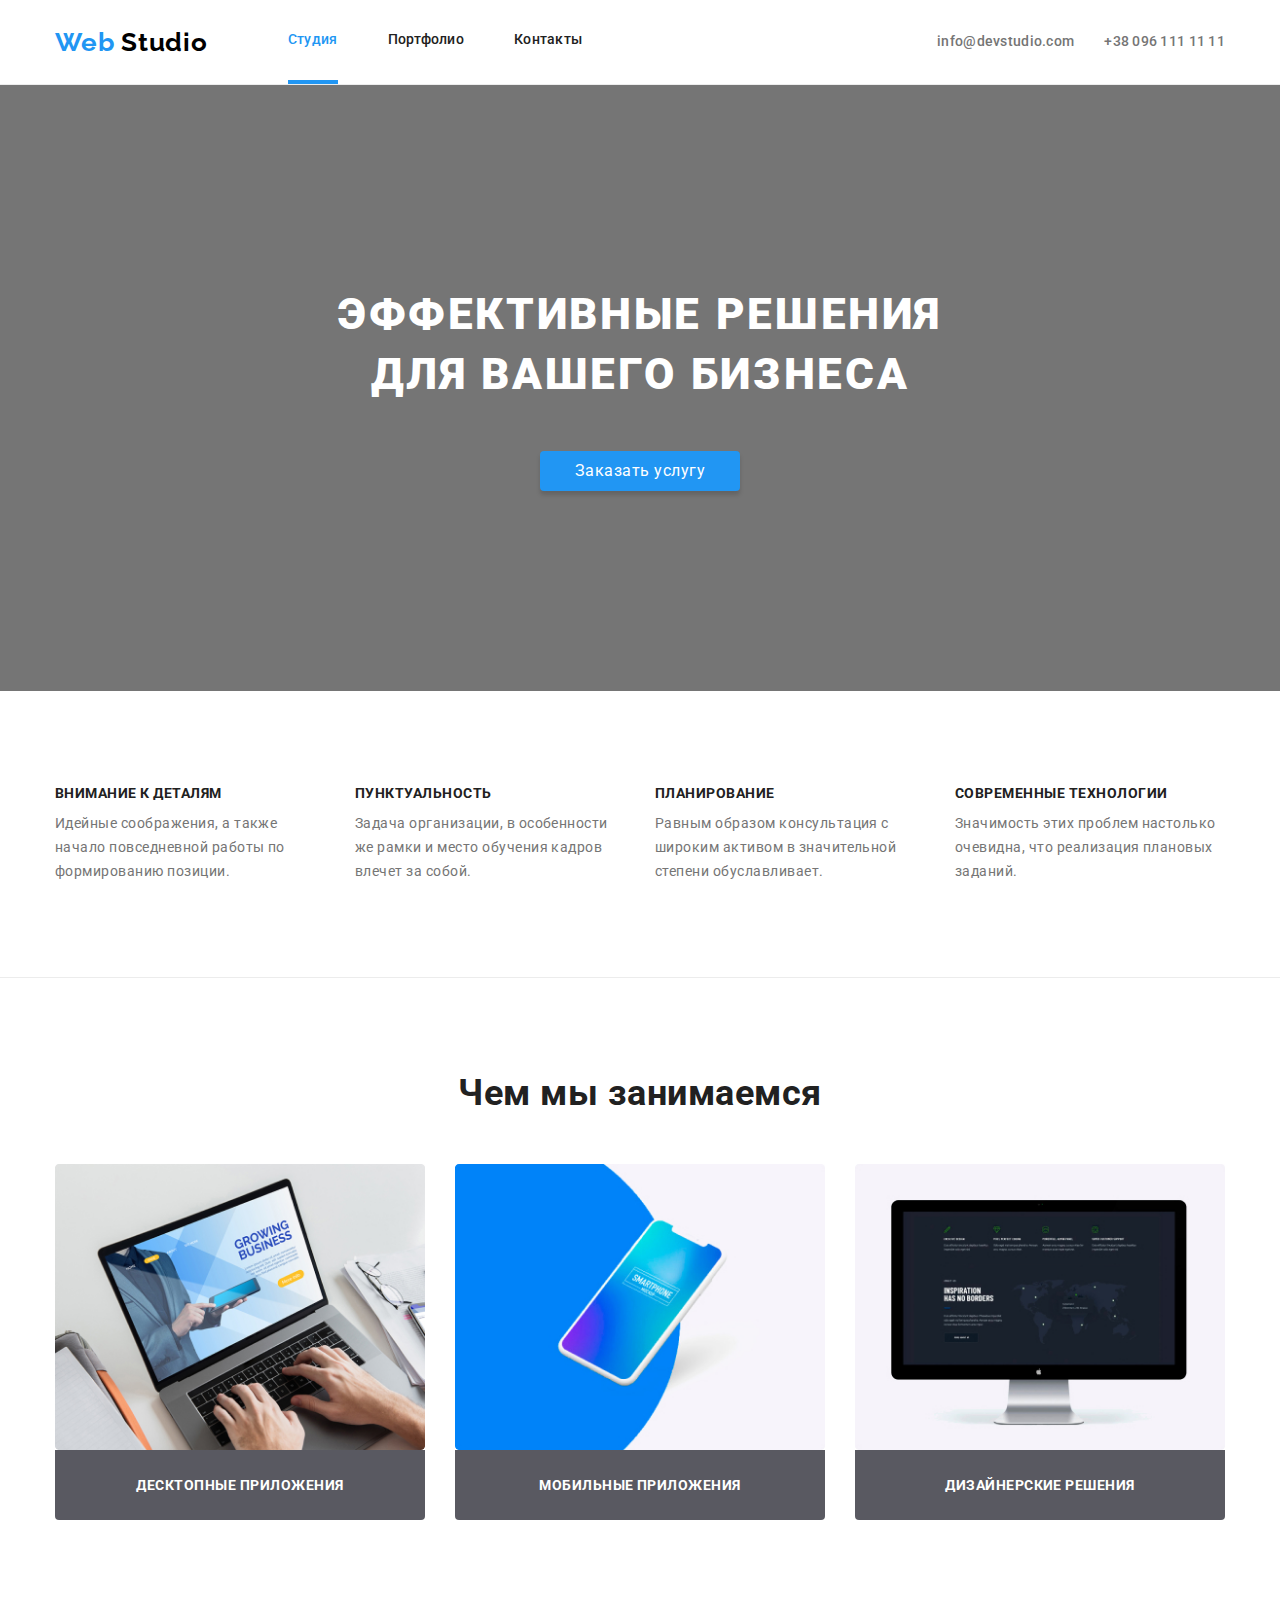
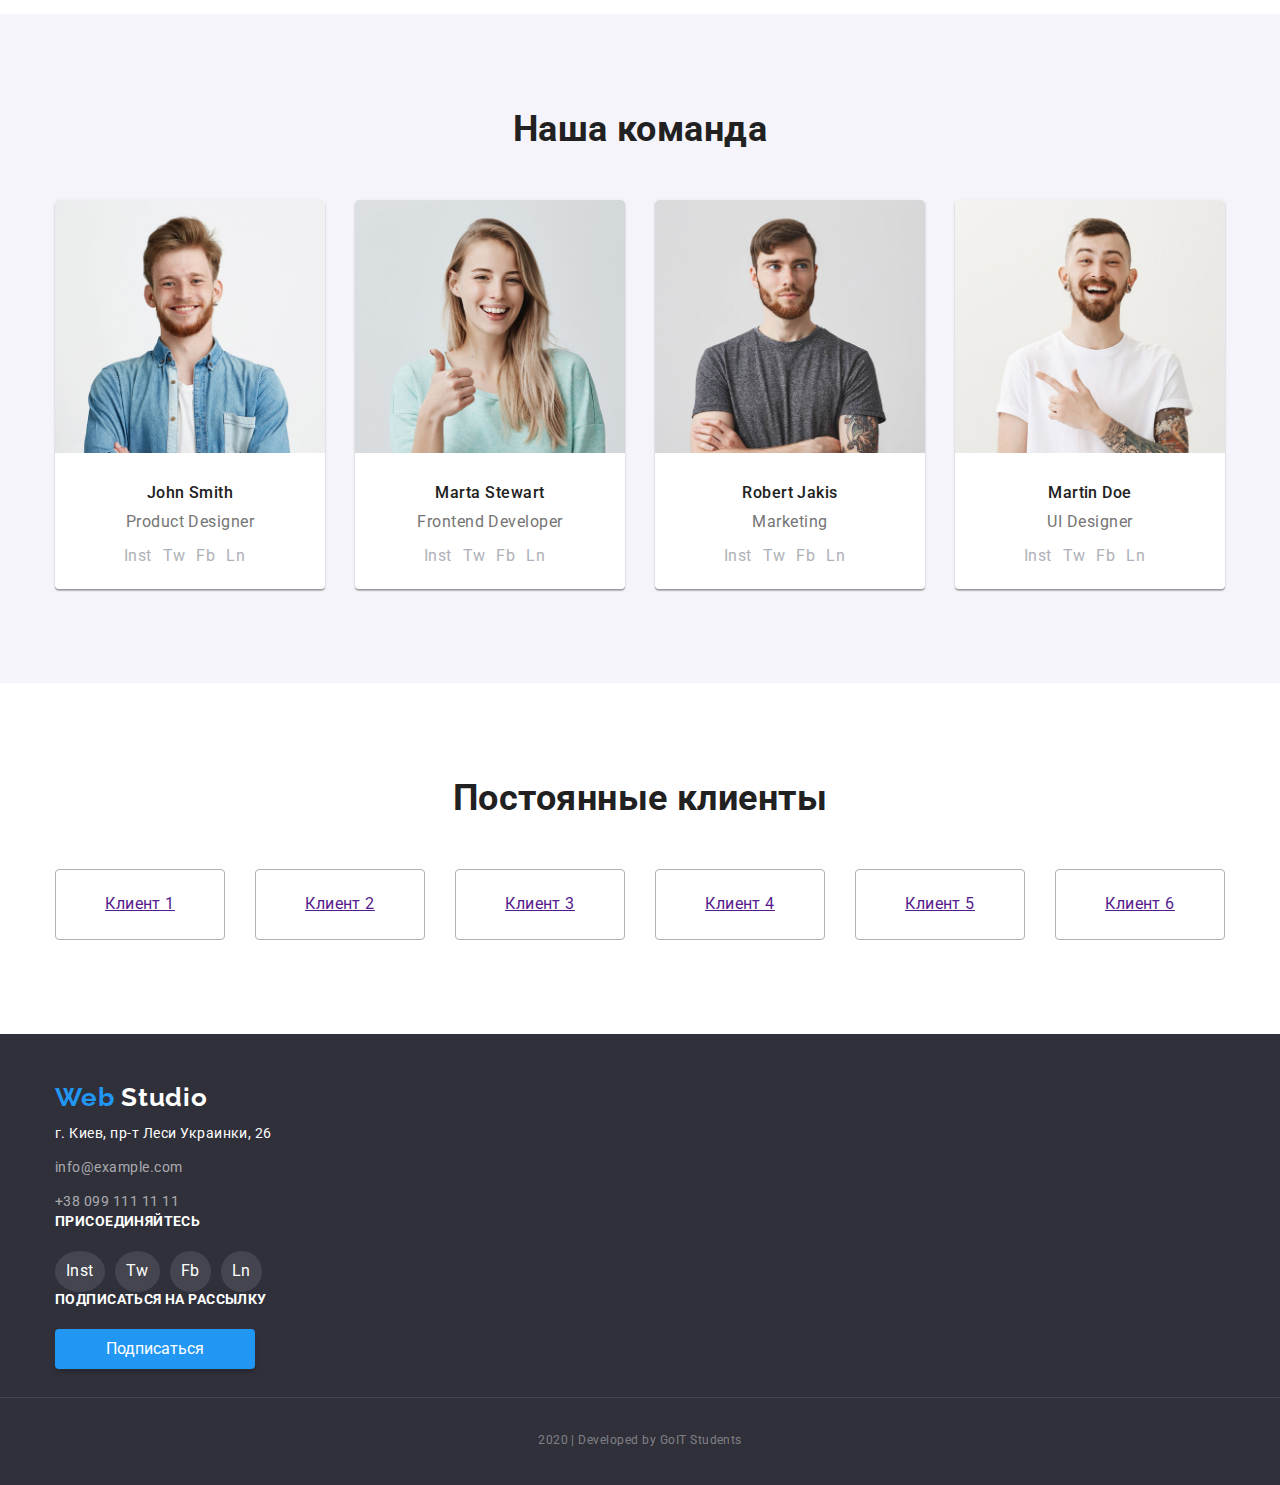
<file: index.html>
<!DOCTYPE html>
<html lang="ru">
  <head>
    <meta charset="UTF-8" />
    <meta name="viewport" content="width=device-width, initial-scale=1.0" />
    <link
      href="https://fonts.googleapis.com/css2?family=Raleway:wght@700&family=Roboto:wght@400;500;700;900&display=swap"
      rel="stylesheet"
    />
    <link rel="stylesheet" href="https://cdnjs.cloudflare.com/ajax/libs/modern-normalize/0.6.0/modern-normalize.min.css" />
    <link rel="stylesheet" href="./css/styles.css" />
    <title>Web Studio v.1</title>
  </head>

  <body>
    <header class="header">
      <div class="container">
        <nav class="header-nav">
          <a href="./" lang="en" class="logo">Web <span class="logo-accent">Studio</span></a>
          <ul class="list">
            <li><a href="./" class="nav-link current">Студия</a></li>
            <li><a href="./portfolio.html" class="nav-link">Портфолио</a></li>
            <li><a href="" class="nav-link">Контакты</a></li>
          </ul>
        </nav>
        <ul class="list contact">
          <li>
            <a href="mailto:info@devstudio.com" class="contact item">info@devstudio.com</a>
          </li>
          <li>
            <a href="tel:+380961111111" class="contact item">+38 096 111 11 11</a>
          </li>
        </ul>
      </div>
    </header>
    <main>
      <!-- Герой -->

      <section class="hero">
        <div class="container">
          <h1 class="hero-title">
            эффективные решения<br />
            для вашего бизнеса
          </h1>
          <a href="" class="button">Заказать услугу </a>
        </div>
      </section>

      <!-- Секция преимуществ -->
      <section class="section advantages">
        <div class="container">
          <h2 class="visually-hidden">Наши преимущества</h2>
          <ul class="list">
            <li class="advantages-item">
              <!-- <a href="" aria-label="Внимание к деталям">лого</a> -->
              <h3>Внимание к деталям</h3>
              <p>
                Идейные соображения, а также начало повседневной работы по формированию позиции.
              </p>
            </li>

            <li class="advantages-item">
              <!-- <a href="" aria-label="Пунктуальность">лого</a> -->
              <h3>Пунктуальность</h3>
              <p>
                Задача организации, в особенности же рамки и место обучения кадров влечет за собой.
              </p>
            </li>

            <li class="advantages-item">
              <!-- <a href="" aria-label="Планирование">лого</a> -->
              <h3>Планирование</h3>
              <p>
                Равным образом консультация с широким активом в значительной степени обуславливает.
              </p>
            </li>

            <li class="advantages-item">
              <!-- <a href="" aria-label="Современные технологии">лого</a> -->
              <h3>Современные технологии</h3>
              <p>
                Значимость этих проблем настолько очевидна, что реализация плановых заданий.
              </p>
            </li>
          </ul>
        </div>
      </section>

      <!-- Чем мы занимаемся -->
      <section class="section services">
        <div class="container">
          <h2 class="services-title">Чем мы занимаемся</h2>
          <ul class="list">
            <li class="services-item">
              <img src="./images/desktop-app.jpg" alt="Картинка с ноутбуком" width="370" />
              <h3>Десктопные приложения</h3>
            </li>
            <li class="services-item">
              <img src="./images/mobile-app.jpg" alt="Картинка с мобильным телефоном" width="370" />
              <h3>Мобильные приложения</h3>
            </li>
            <li class="services-item">
              <img src="./images/designer-solution.jpg" alt="Картинка с компьютером" width="370" />
              <h3>Дизайнерские решения</h3>
            </li>
          </ul>
        </div>
      </section>
      <!-- Наша команда -->
      <section class="section team">
        <div class="container">
          <h2 class="team-title">Наша команда</h2>

          <ul lang="en" class="item list">
            <li class="team-item">
              <img src="./images/John-Smith.jpg" alt="Фото John Smith" width="270" />
              <h3>John Smith</h3>
              <p>Product Designer</p>
              <ul class="team-social-list list">
                <li>
                  <a href="" aria-label="Логотип Instagram">Inst</a>
                </li>
                <li>
                  <a href="" aria-label="Логотип Twitter">Tw</a>
                </li>
                <li>
                  <a href="" aria-label="Логотип Facebook">Fb</a>
                </li>
                <li>
                  <a href="" aria-label="Логотип Linkedin">Ln</a>
                </li>
              </ul>
            </li>
            <li class="team-item">
              <img src="./images/Marta-Stewart.jpg" alt="Фото Marta Stewart" width="270" />
              <h3>Marta Stewart</h3>
              <p>Frontend Developer</p>
              <ul class="team-social-list list">
                <li>
                  <a href="" aria-label="Логотип Instagram">Inst</a>
                </li>
                <li>
                  <a href="" aria-label="Логотип Twitter">Tw</a>
                </li>
                <li>
                  <a href="" aria-label="Логотип Facebook">Fb</a>
                </li>
                <li>
                  <a href="" aria-label="Логотип Linkedin">Ln</a>
                </li>
              </ul>
            </li>
            <li class="team-item">
              <img src="./images/Robert-Jakis.jpg" alt="Фото Robert Jakis" width="270" />
              <h3>Robert Jakis</h3>
              <p>Marketing</p>
              <ul class="team-social-list list">
                <li>
                  <a href="" aria-label="Логотип Instagram">Inst</a>
                </li>
                <li>
                  <a href="" aria-label="Логотип Twitter">Tw</a>
                </li>
                <li>
                  <a href="" aria-label="Логотип Facebook">Fb</a>
                </li>
                <li>
                  <a href="" aria-label="Логотип Linkedin">Ln</a>
                </li>
              </ul>
            </li>
            <li class="team-item">
              <img src="./images/Martin-Doe.jpg" alt="Фото Martin Doe" width="270" />
              <h3>Martin Doe</h3>
              <p>UI Designer</p>
              <ul class="team-social-list list">
                <li>
                  <a href="" aria-label="Логотип Instagram">Inst</a>
                </li>
                <li>
                  <a href="" aria-label="Логотип Twitter">Tw</a>
                </li>
                <li>
                  <a href="" aria-label="Логотип Facebook">Fb</a>
                </li>
                <li>
                  <a href="" aria-label="Логотип Linkedin">Ln</a>
                </li>
              </ul>
            </li>
          </ul>
        </div>
      </section>
      <!-- Постоянные клиенты -->
      <section class="section clients">
        <div class="container">
          <h2>Постоянные клиенты</h2>

          <ul class="list">
            <li class="clients_item">
              <a href="" aria-label="Клиент 1">Клиент 1</a>
            </li>
            <li class="clients_item">
              <a href="" aria-label="Клиент 2">Клиент 2</a>
            </li>
            <li class="clients_item">
              <a href="" aria-label="Клиент 3">Клиент 3</a>
            </li>
            <li class="clients_item">
              <a href="" aria-label="Клиент 4">Клиент 4</a>
            </li>
            <li class="clients_item">
              <a href="" aria-label="Клиент 5">Клиент 5</a>
            </li>
            <li class="clients_item">
              <a href="" aria-label="Клиент 6">Клиент 6</a>
            </li>
          </ul>
        </div>
      </section>
    </main>
    <footer class="footer">
      <!-- Адрес и контакты -->
      <div class="container">
        <!-- Адрес -->
        <div class="address">
          <a href="/" lang="en" class="logo">Web <span class="logo-accent">Studio</span></a>

          <address>
            <ul class="list">
              <li>
                <p class="footer-address">г. Киев, пр-т Леси Украинки, 26</p>
              </li>
              <li>
                <a href="mailto:info@example.com" class="footer-mail">info@example.com</a>
              </li>
              <li>
                <a href="tel:+380991111111" class="footer-phone">+38 099 111 11 11</a>
              </li>
            </ul>
          </address>
        </div>

        <!-- Соцсети -->
        <div class="footer-social">
          <b>присоединяйтесь</b>
          <ul class="footer-social-list list">
            <li>
              <a href="" aria-label="Ссылка на соцсеть Instagram">Inst</a>
            </li>
            <li>
              <a href="" aria-label="Ссылка на соцсеть Twitter">Tw</a>
            </li>
            <li>
              <a href="" aria-label="Ссылка на соцсеть Facebook">Fb</a>
            </li>
            <li>
              <a href="" aria-label="Ссылка на соцсеть Linkedin">Ln</a>
            </li>
          </ul>
        </div>

        <!-- подписка -->
        <div class="subscribe">
          <b>подписаться на рассылку</b>
          <button class="button subscribe">Подписаться</button>
        </div>
      </div>
      <!-- Копирайт -->
      <div class="copyright">
        <p lang="en">2020 | Developed by GoIT Students</p>
      </div>
    </footer>
  </body>
</html>
</file>
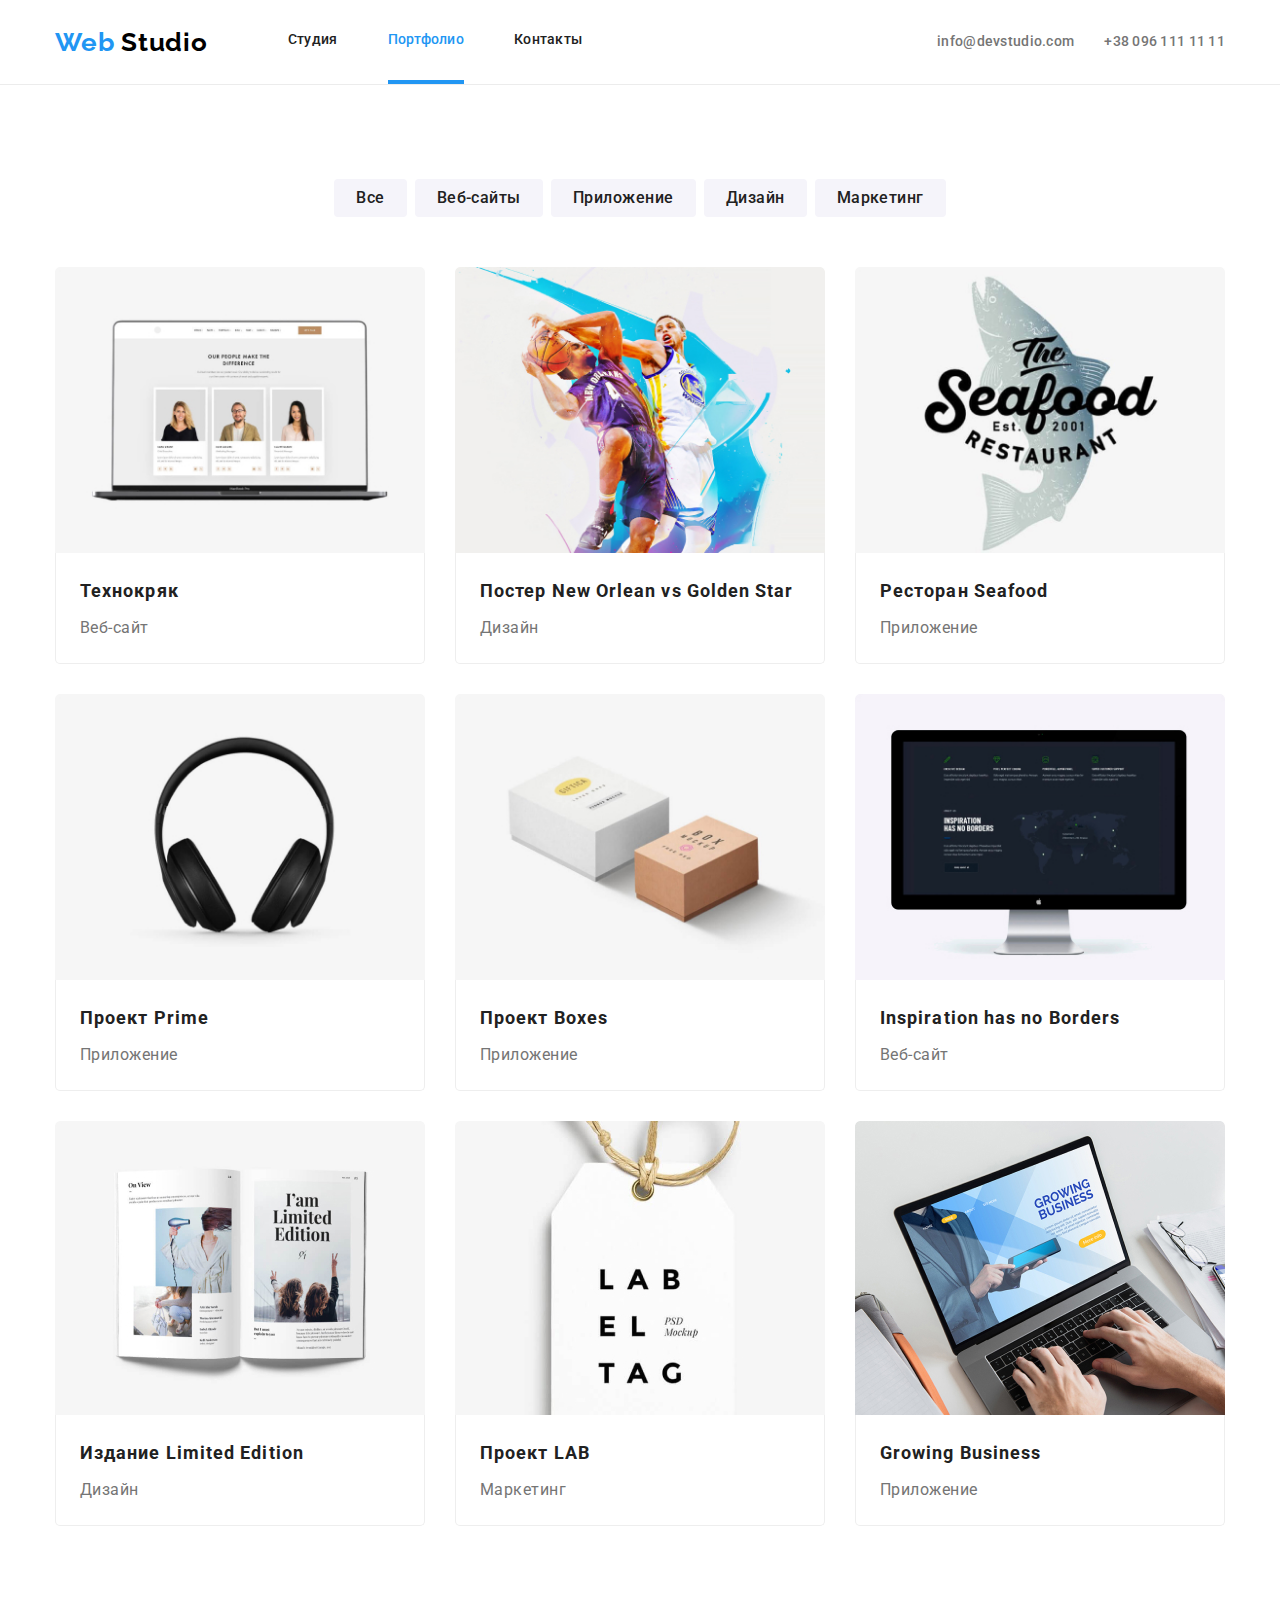
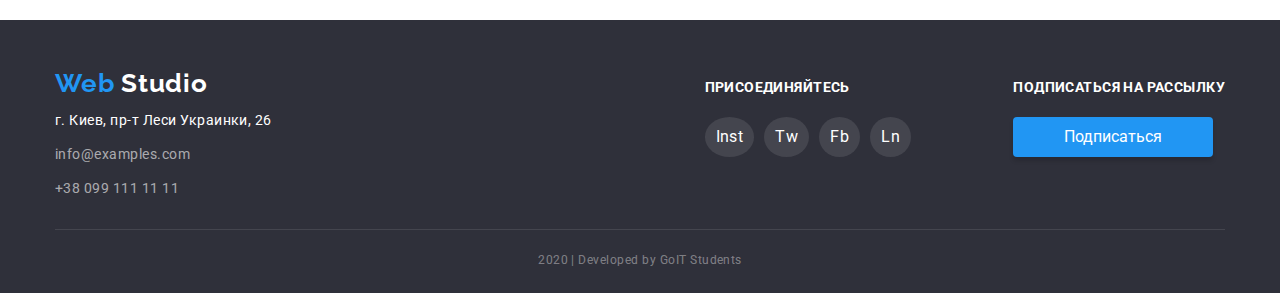
<file: portfolio.html>
<!DOCTYPE html>
<html lang="ru">
  <!-- section>(ul>li*5.filter-item>button[type="button"]{Текст кнопки})+(ul>li*9>a.element>img+h2{название_работы}+p{тип_работы}+p{описание_работы}) -->
  <head>
    <meta charset="UTF-8" />
    <meta name="viewport" content="width=device-width, initial-scale=1.0" />
    <link
      href="https://fonts.googleapis.com/css2?family=Raleway:wght@700&family=Roboto:wght@400;500;700;900&display=swap"
      rel="stylesheet"
    />
    <link rel="stylesheet" href="https://cdnjs.cloudflare.com/ajax/libs/modern-normalize/0.6.0/modern-normalize.min.css" />
    <link rel="stylesheet" href="./css/styles.css" />
    <title>Web Studio v.1</title>
  </head>

  <body>
    <header class="header">
      <div class="container">
        <nav class="header-nav">
          <a href="./" lang="en" class="logo">Web <span class="logo-accent">Studio</span></a>
          <ul class="list">
            <li><a href="./" class="nav-link">Студия</a></li>
            <li><a href="./portfolio.html" class="nav-link current">Портфолио</a></li>
            <li><a href="" class="nav-link">Контакты</a></li>
          </ul>
        </nav>
        <ul class="list contact">
          <li>
            <a href="mailto:info@devstudio.com" class="contact item">info@devstudio.com</a>
          </li>
          <li>
            <a href="tel:+380961111111" class="contact item">+38 096 111 11 11</a>
          </li>
        </ul>
      </div>
    </header>
    <main>
      <section class="section portfolio">
        <div class="container">
          <!-- Кнопки фильтра -->
          <h1 class="visually-hidden">Наши работы</h1>
          <ul class="filter list">
            <li class="filter-item"><button type="button">Все</button></li>
            <li class="filter-item"><button type="button">Веб-сайты</button></li>
            <li class="filter-item"><button type="button">Приложение</button></li>
            <li class="filter-item"><button type="button">Дизайн</button></li>
            <li class="filter-item"><button type="button">Маркетинг</button></li>
          </ul>

          <!-- Сетка работ -->
          <ul class="examples list">
            <li>
              <a href="" class="element">
                <img src="./images/portfolio/1.jpg" alt="Экран ноутбука" width="370" height="294" class="element-img" />
                <div class="element-content">
                  <h2 class="element-title">Технокряк</h2>
                  <p class="element-type">Веб-сайт</p>
                  <!-- <p class="element-disc">
                    Lorem ipsum dolor sit amet, consectetur adipisicing elit. Quae, adipisci quas. Rem sapiente asperiores
                    voluptates dolores voluptate officiis molestiae animi?
                  </p> -->
                </div>
              </a>
            </li>
            <li>
              <a href="" class="element">
                <img
                  src="./images/portfolio/2.jpg"
                  alt="Два баскетболиста играют"
                  width="370"
                  height="294"
                  class="element-img"
                />

                <div class="element-content">
                  <h2 class="element-title">Постер New Orlean vs Golden Star</h2>
                  <p class="element-type">Дизайн</p>
                  <!-- <p class="element-disc">
                    Lorem ipsum dolor sit amet, consectetur adipisicing elit. Quae, adipisci quas. Rem sapiente asperiores
                    voluptates dolores voluptate officiis molestiae animi?
                  </p> -->
                </div>
              </a>
            </li>
            <li>
              <a href="" class="element">
                <img
                  src="./images/portfolio/3.jpg"
                  alt="Логотип рыбного ресторана"
                  width="370"
                  height="294"
                  class="element-img"
                />

                <div class="element-content">
                  <h2 class="element-title">Ресторан Seafood</h2>
                  <p class="element-type">Приложение</p>
                  <!-- <p class="element-disc">
                    Lorem ipsum dolor sit amet, consectetur adipisicing elit. Quae, adipisci quas. Rem sapiente asperiores
                    voluptates dolores voluptate officiis molestiae animi?
                  </p> -->
                </div>
              </a>
            </li>
            <li>
              <a href="" class="element">
                <img src="./images/portfolio/4.jpg" alt="Наушники" width="370" height="294" class="element-img" />
                <div class="element-content">
                  <h2 class="element-title">Проект Prime</h2>
                  <p class="element-type">Приложение</p>
                  <!-- <p class="element-disc">
                    Lorem ipsum dolor sit amet, consectetur adipisicing elit. Quae, adipisci quas. Rem sapiente asperiores
                    voluptates dolores voluptate officiis molestiae animi?
                  </p> -->
                </div>
              </a>
            </li>
            <li>
              <a href="" class="element">
                <img src="./images/portfolio/5.jpg" alt="Две коробки" width="370" height="294" class="element-img" />
                <div class="element-content">
                  <h2 class="element-title">Проект Boxes</h2>
                  <p class="element-type">Приложение</p>
                  <!-- <p class="element-disc">
                    Lorem ipsum dolor sit amet, consectetur adipisicing elit. Quae, adipisci quas. Rem sapiente asperiores
                    voluptates dolores voluptate officiis molestiae animi?
                  </p> -->
                </div>
              </a>
            </li>
            <li>
              <a href="" class="element">
                <img src="./images/portfolio/6.jpg" alt="Монитор" width="370" height="294" class="element-img" />

                <div class="element-content">
                  <h2 class="element-title">Inspiration has no Borders</h2>
                  <p class="element-type">Веб-сайт</p>
                  <!-- <p class="element-disc">
                    Lorem ipsum dolor sit amet, consectetur adipisicing elit. Quae, adipisci quas. Rem sapiente asperiores
                    voluptates dolores voluptate officiis molestiae animi?
                  </p> -->
                </div>
              </a>
            </li>
            <li>
              <a href="" class="element">
                <img src="./images/portfolio/7.jpg" alt="Открытая книга" width="370" height="294" class="element-img" />

                <div class="element-content">
                  <h2 class="element-title">Издание Limited Edition</h2>
                  <p class="element-type">Дизайн</p>
                  <!-- <p class="element-disc">
                    Lorem ipsum dolor sit amet, consectetur adipisicing elit. Quae, adipisci quas. Rem sapiente asperiores
                    voluptates dolores voluptate officiis molestiae animi?
                  </p> -->
                </div>
              </a>
            </li>
            <li>
              <a href="" class="element">
                <img src="./images/portfolio/8.jpg" alt="Этикетка" width="370" height="294" class="element-img" />
                <div class="element-content">
                  <h2 class="element-title">Проект LAB</h2>
                  <p class="element-type">Маркетинг</p>
                  <!-- <p class="element-disc">
                    Lorem ipsum dolor sit amet, consectetur adipisicing elit. Quae, adipisci quas. Rem sapiente asperiores
                    voluptates dolores voluptate officiis molestiae animi?
                  </p> -->
                </div>
              </a>
            </li>
            <li>
              <a href="" class="element">
                <img
                  src="./images/portfolio/9.jpg"
                  alt="Человек работает на ноутбуке"
                  width="370"
                  height="294"
                  class="element-img"
                />
                <div class="element-content">
                  <h2 class="element-title">Growing Business</h2>
                  <p class="element-type">Приложение</p>
                  <!-- <p class="element-disc">
                    Lorem ipsum dolor sit amet, consectetur adipisicing elit. Quae, adipisci quas. Rem sapiente asperiores
                    voluptates dolores voluptate officiis molestiae animi?
                  </p> -->
                </div>
              </a>
            </li>
          </ul>
        </div>
      </section>
    </main>

    <!-- footer    -->
    <footer class="footer">
      <!-- Адрес и контакты -->
      <div class="flex container">
        <!-- Адрес -->
        <div class="address">
          <a href="/" lang="en" class="logo">Web <span class="logo-accent">Studio</span></a>

          <address>
            <ul class="list">
              <li>
                <p class="footer-address">г. Киев, пр-т Леси Украинки, 26</p>
              </li>
              <li>
                <a href="mailto:info@examples.com" class="footer-mail">info@examples.com</a>
              </li>
              <li>
                <a href="tel:+380991111111" class="footer-phone">+38 099 111 11 11</a>
              </li>
            </ul>
          </address>
        </div>

        <!-- Соцсети -->
        <div class="footer-social">
          <b>присоединяйтесь</b>
          <ul class="footer-social-list list">
            <li>
              <a href="" aria-label="Ссылка на соцсеть Instagram">Inst</a>
            </li>
            <li>
              <a href="" aria-label="Ссылка на соцсеть Twitter">Tw</a>
            </li>
            <li>
              <a href="" aria-label="Ссылка на соцсеть Facebook">Fb</a>
            </li>
            <li>
              <a href="" aria-label="Ссылка на соцсеть Linkedin">Ln</a>
            </li>
          </ul>
        </div>

        <!-- подписка -->
        <div class="subscribe">
          <b>подписаться на рассылку</b>
          <button class="button subscribe">Подписаться</button>
        </div>
      </div>
      <!-- Копирайт -->
      <div class="container">
        <p lang="en" class="copyright">2020 | Developed by GoIT Students</p>
      </div>
    </footer>
  </body>
</html>
</file>
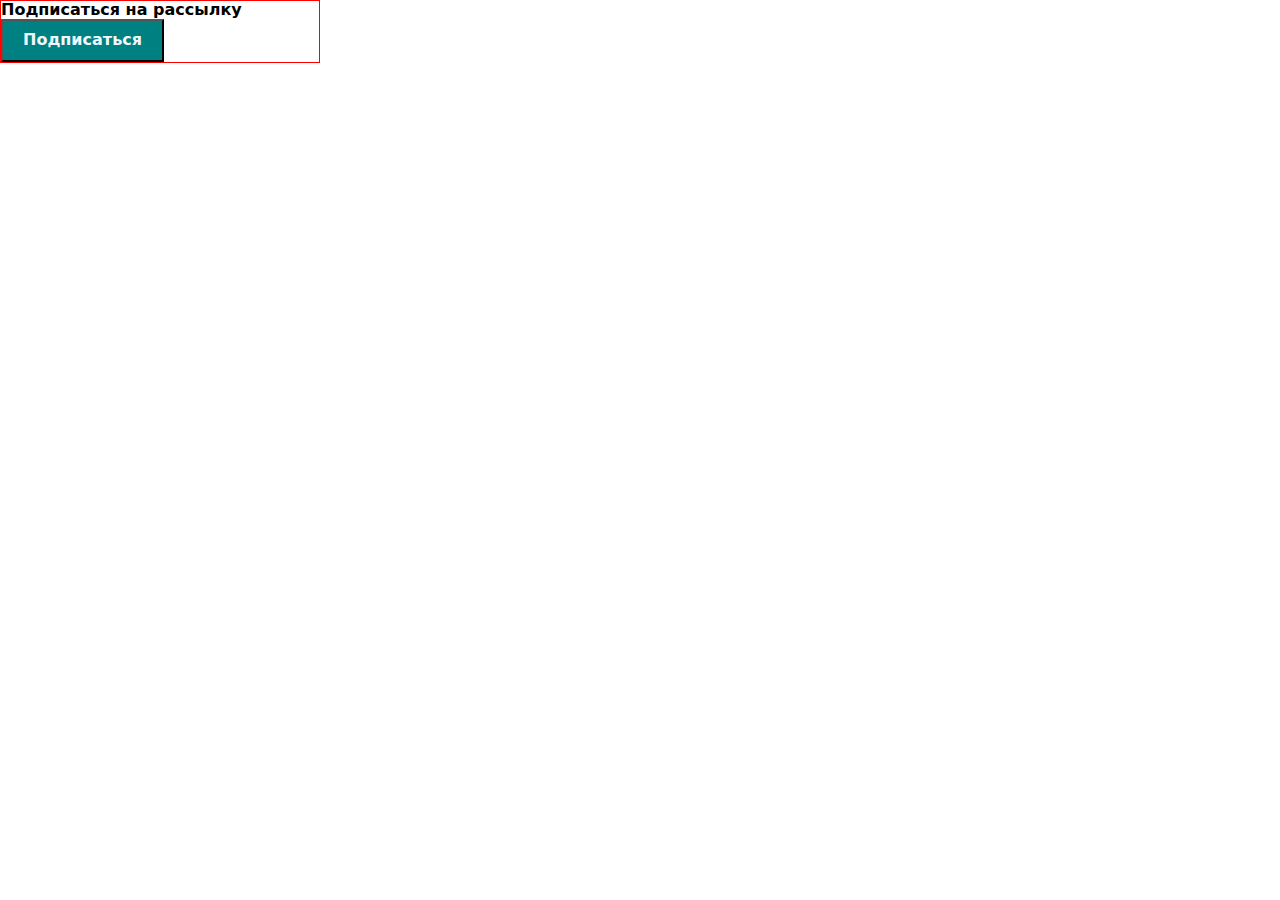
<file: test.html>
<!DOCTYPE html>
<html lang="en">
  <head>
    <meta charset="UTF-8" />
    <meta name="viewport" content="width=device-width, initial-scale=1.0" />
    <link rel="stylesheet" href="https://cdnjs.cloudflare.com/ajax/libs/modern-normalize/0.6.0/modern-normalize.min.css" />
    <link rel="stylesheet" href="./css/test.css" />
    <title>Document</title>
  </head>
  <body>
    <div class="container">
      <b>Подписаться на рассылку</b>
      <button class="button">Подписаться</button>
    </div>
  </body>
</html>
</file>
<file: css/styles.css>
/*
cиний #2196F3
белый #ffffff
черный #000000
темно-серый #212121
светло-серый #757575

вторичный цвет фона секций #F5F4FA
цвет фона футера #2F303A
*/

:root {
  --primery-text-color: #757575;
  --accent-color: #2196f3;
  --light-color: #ffffff;
  --dark-color: #212121;
}

body {
  background-color: #ffffff;
  font-family: "Roboto", sans-serif;
  color: var(--primery-text-color);
  letter-spacing: 0.03em;
}

h1,
h2,
h3,
h4,
h5,
h6 {
  color: var(--dark-color);
}

.visually-hidden {
  position: absolute;
  width: 1px;
  height: 1px;
  margin: -1px;
  border: 0;
  padding: 0;
  clip: rect(0 0 0 0);
  overflow: hidden;
}

img {
  display: block;
  max-width: 100%;
  height: auto;
}

.container {
  width: 1200px;
  padding-right: 15px;
  padding-left: 15px;
  margin-left: auto;
  margin-right: auto;
}

.list {
  /* убирем точки в списках, где это необходимо */
  list-style: none;
  margin: 0;
  padding: 0;
}

.button {
  display: inline-block;
  font-family: inherit;
  color: var(--light-color);
  background-color: var(--accent-color);
  text-decoration: none;
  min-width: 200px;
  text-align: center;
  padding: 10px 30px;
  border-radius: 4px;
  box-shadow: 0px 4px 4px rgba(0, 0, 0, 0.15);
  border: 1px solid transparent;
  cursor: pointer;
}

.button:hover,
.button:focus {
  background-color: #188ce8;
}

.logo {
  display: block;
  font-family: "Raleway", sans-serif;
  font-weight: 700;
  text-decoration: none;
  font-size: 26px;
  line-height: 1.19;
  letter-spacing: 0.03em;
  color: var(--accent-color);
}

.section {
  padding-top: 94px;
  padding-bottom: 94px;
}

.section.no-padding {
  padding-top: 0px;
  padding-bottom: 0;
}

.section.no-padding-top {
  padding-top: 0px;
}

/* header */

.header {
  border-bottom: 1px solid #ececec;
}

.header .container {
  display: flex;
  align-items: center;
}

.header .logo-accent {
  color: #000000;
}

.header .logo {
  /* padding-top: 0px;
  padding-bottom: 0px; */
  margin-right: 80px;
}

/* nav-header */

.header-nav {
  display: flex;
  align-items: center;
}

.header-nav li + li {
  margin-left: 50px;
}

.header-nav > ul {
  display: flex;
}

.header-nav .nav-link {
  display: block;
  padding-top: 32px;
  padding-bottom: 32px;
  color: #212121;
  text-decoration: none;
  font-weight: 500;
  font-size: 14px;
  line-height: 1.14;
  letter-spacing: 0.02em;
}

.header-nav .nav-link.current {
  border-bottom: 4px solid var(--accent-color);
}

.nav-link.current {
  color: var(--accent-color);
}

.header-nav .nav-link:hover,
.header-nav .nav-link:focus {
  color: var(--accent-color);
}

/* contact header */
.header .contact {
  display: flex;
  margin-left: auto;
}

.contact.item {
  color: var(--primery-text-color);
  text-decoration: none;
  font-weight: 500;
  font-size: 14px;
  line-height: 1.14;
  letter-spacing: 0.02em;
}

.header .contact li:not(:last-child) {
  margin-right: 30px;
}

.contact.item:hover,
.contact.item:focus {
  color: var(--accent-color);
  text-decoration: none;
}

/* hero */
.hero {
  background-color: var(--primery-text-color);
}
.hero .container {
  text-align: center;
  padding-top: 200px;
  padding-bottom: 200px;
}

.hero-title {
  color: var(--light-color);
  font-weight: 900;
  font-size: 44px;
  line-height: 1.36;
  letter-spacing: 0.06em;
  text-transform: uppercase;
  margin-top: 0px;
  margin-bottom: 46px;
}

/* advantages - преимущества */

.section.advantages {
  border-bottom: 1px solid #ececec;
}

.advantages .container {
}

.advantages ul {
  display: flex;
  justify-content: space-between;
}

.advantages-title {
  /* скрытый заголовк */
  margin-top: 0;
  margin-bottom: 0;
}

.advantages-item {
  width: 270px;
}

.advantages-item h3 {
  font-size: 14px;
  line-height: 16px;
  text-transform: uppercase;
  margin-top: 0;
  margin-bottom: 10px;
}

.advantages-item p {
  font-size: 14px;
  line-height: 24px;
  margin-top: 0;
  margin-bottom: 0;
  /* or 171% */
}

/* services */
.services {
  /* background-color: #757575; */
}

.services-item {
  width: 370px;
}

.services-item img {
  border-radius: 0px 0px 4px 4px;
  display: block;
}

.services ul {
  display: flex;
  justify-content: space-between;
}

.services-title {
  font-size: 36px;
  line-height: 42px;
  text-align: center;
  margin-top: 0;
  margin-bottom: 50px;
}

.services-item h3 {
  margin-top: 0;
  margin-bottom: 0;
  padding-top: 27px;
  padding-bottom: 27px;

  background: rgba(47, 48, 58, 0.8);
  border-radius: 0px 0px 4px 4px;

  font-size: 14px;
  line-height: 16px;
  text-align: center;

  color: var(--light-color);
  text-transform: uppercase;
}

/* team */
.team .item {
  display: flex;
  justify-content: space-between;
}

.section.team {
  background-color: #f5f4fa;
}

.team-list {
  width: 278px;
}

.team-title {
  font-size: 36px;
  line-height: 42px;
  text-align: center;
  margin-top: 0;
  margin-bottom: 0;
  padding-bottom: 50px;
}

.team-item {
  width: 270px;
  background: #ffffff;
  box-shadow: 0px 2px 1px rgba(0, 0, 0, 0.2), 0px 1px 1px rgba(0, 0, 0, 0.14), 0px 1px 3px rgba(0, 0, 0, 0.12);
  border-radius: 4px;
  padding-bottom: 24px;
}

.team-item h3 {
  /* name */
  font-weight: 500;
  font-size: 16px;
  line-height: 19px;
  /* identical to box height */
  text-align: center;
  margin-top: 0;
  margin-bottom: 10px;
}

.team-item img {
  margin-bottom: 30px;
  border-radius: 4px 4px 0px 0px;
}

.team-item p {
  /* position */
  font-size: 16px;
  line-height: 19px;
  /* identical to box height */
  text-align: center;
  margin-top: 0;
  margin-bottom: 16px;
}

.team-social-list {
  display: flex;
  justify-content: center;
  /* margin-bottom: 24px; */
}

.team-social-list a {
  color: #afb1b8;
  text-decoration: none;
}

.team-social-list li {
  margin-right: 11px;
}

.team-social-list a:hover,
.team-social-list a:focus {
  color: var(--light-color);
  background-color: var(--accent-color);
}

.team-social-list li {
}

/* Клиенты */

.clients {
  /* background-color: springgreen; */
}

.clients_item {
  width: 170px;
  text-align: center;
  border: 1px solid #afb1b8;
  border-radius: 4px;
  padding-top: 25px;
  padding-bottom: 25px;
}

.clients ul {
  display: flex;
  justify-content: space-between;
}

.clients h2 {
  font-weight: 700;
  font-size: 36px;
  line-height: 42px;
  text-align: center;
  margin-top: 0;
  margin-bottom: 50px;
}

/* footer */
.footer {
  background-color: #2f303a;
  padding-top: 48px;
}

.flex.container {
  display: flex;
  align-items: baseline;
}

.footer .logo {
  margin-bottom: 10px;
}

.footer .logo-accent {
  color: #ffffff;
}

/* блок div с адресом и контактами */
.footer .address {
  margin-right: auto;
}

.footer .address li:not(:last-child) {
  margin-bottom: 10px;
}

.footer address {
  /* весь блок адреса */
  font-style: normal;
}

.footer-address {
  /* город, улица, дом */
  font-size: 14px;
  line-height: 1.71;
  color: #ffffff;
  margin: 0;
}

.footer-mail,
.footer-phone {
  display: inline-block;
  font-size: 14px;
  line-height: 1.71;
  color: rgba(255, 255, 255, 0.6);
  text-decoration: none;
  margin: 0;
}

/* Социальные сети */
.footer-social {
  margin-right: 102px;
}

.footer-social-list {
  display: flex;
}

.footer-social-list li:not(:last-child) {
  margin-right: 10px;
}

.footer-social-list a {
  display: block;
  padding: 11px;

  border-radius: 50%;
  color: var(--light-color);
  background-color: rgba(255, 255, 255, 0.1);
  text-decoration: none;
}

.footer-social-list a:hover,
.footer-social-list a:focus {
  color: var(--light-color);
  background-color: var(--accent-color);
  text-decoration: none;
}

/* Форма подписки */
.subscribe {
}

.button.subscribe {
  display: block;
}

.footer-social b,
.subscribe b {
  display: block;
  margin-bottom: 21px;
  color: #ffffff;
  text-transform: uppercase;
  font-size: 14px;
  line-height: 1.14;
  letter-spacing: 0.03em;
}

/* Копирайт */

.copyright {
  margin-top: 28px;
  margin-bottom: 0;
  padding-top: 18px;
  padding-bottom: 21px;
  border-top: 1px solid rgba(255, 255, 255, 0.1);

  font-size: 12px;
  line-height: 2;
  text-align: center;
  color: rgba(255, 255, 255, 0.4);
}

/* portfolio */

section.portfolio {
}

/* filter */

/* Кнопки фильтра */

.portfolio .filter {
  display: flex;
  margin-left: auto;
  margin-right: auto;
  justify-content: center;
}

.portfolio .filter-item:not(:last-child) {
  margin-right: 8px;
  margin-bottom: 50px;
}

.filter-item button {
  font-family: inherit;
  color: var(--dark-color);
  background: #f5f4fa;
  border-radius: 4px;
  font-weight: 500;
  font-size: 16px;
  line-height: 1.62;
  text-align: center;
  letter-spacing: 0.03em;
  padding: 6px 22px;
  border-style: none;
  cursor: pointer;
}

.filter-item button:hover,
.filter-item button:focus {
  color: var(--light-color);
  background-color: var(--accent-color);
  box-shadow: 0px 2px 2px rgba(0, 0, 0, 0.12), 0px 1px 2px rgba(0, 0, 0, 0.08), 0px 3px 1px rgba(0, 0, 0, 0.1);
}

/* Сетка примеров работ */

/* Формирование сетки */
.portfolio .examples {
  display: flex;
  flex-wrap: wrap;
}

.examples > li {
  background: #ffffff;
  width: 370px;
  border-top-left-radius: 5px;
  border-top-right-radius: 5px;
  overflow: hidden;
}

.examples > li:not(:nth-child(3n)) {
  margin-right: 30px;
}

.examples > li:not(:nth-last-child(-n + 3)) {
  margin-bottom: 30px;
}

/* формирование карточки */

.element {
  display: block;
  text-decoration: none;
}

.element-img {
  display: block;
}

.element-content {
  padding: 20px 24px;
  border-right: 1px solid #eeeeee;
  border-left: 1px solid #eeeeee;
  border-bottom: 1px solid #eeeeee;
  border-bottom-left-radius: 5px;
  border-bottom-right-radius: 5px;
}

.element-title {
  margin: 0;
  margin-bottom: 4px;

  font-size: 18px;
  line-height: 2;
  letter-spacing: 0.06em;
  font-weight: 700;
}

.element-type {
  margin: 0;

  color: var(--primery-text-color);
  font-size: 16px;
  line-height: 1.87;

  /* identical to box height, or 187% */
}

.element-disc {
  margin: 0;

  background-color: var(--accent-color);

  color: #ffffff;
  font-size: 18px;
  line-height: 1.56;
  letter-spacing: 0.03em;
}
</file>
<file: css/test.css>
.container {
  border: 1px solid red;
  width: 25%;
}

.button {
  display: block;
  padding: 10px 20px;
  background-color: teal;
  color: aliceblue;
  font-weight: 700;
}
</file>
